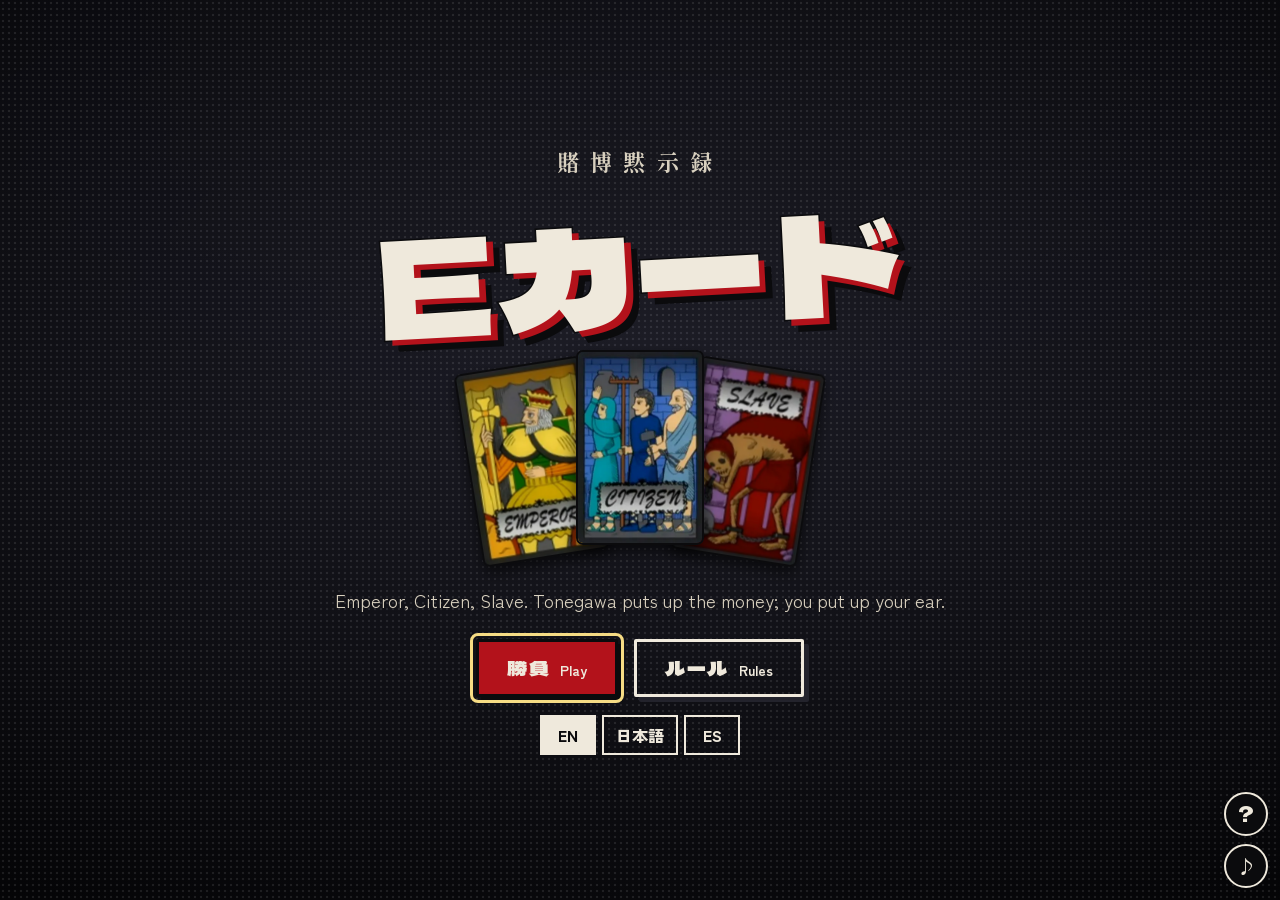
<file: index.html>
<!doctype html>
<html lang="en">
<head>
  <meta charset="utf-8">
  <meta name="viewport" content="width=device-width, initial-scale=1, viewport-fit=cover">
  <title>E-Card · 賭博黙示録</title>
  <meta name="description" content="Kaiji's E-Card: bet your ear against Tonegawa. Emperor, Citizen, Slave. In English, 日本語 and Español.">
  <meta name="theme-color" content="#0b0b0d">
  <meta property="og:type" content="website">
  <meta property="og:site_name" content="E-Card · 賭博黙示録">
  <meta property="og:title" content="Eカード · Kaiji's E-Card">
  <meta property="og:description" content="Kaiji's E-Card: bet your ear against Tonegawa. Emperor, Citizen, Slave. In English, 日本語 and Español.">
  <meta property="og:url" content="https://kenserikawa.github.io/ecard/">
  <meta property="og:image" content="https://kenserikawa.github.io/ecard/assets/og.jpg">
  <meta property="og:image:type" content="image/jpeg">
  <meta property="og:image:width" content="1200">
  <meta property="og:image:height" content="630">
  <meta property="og:image:alt" content="The Emperor and Slave cards from Kaiji face off around the title Eカード: bet your ear against Tonegawa.">
  <meta property="og:locale" content="en_US">
  <meta property="og:locale:alternate" content="ja_JP">
  <meta property="og:locale:alternate" content="es_ES">
  <meta name="twitter:card" content="summary_large_image">
  <link rel="icon" href="assets/cards/back.svg" type="image/svg+xml">
  <link rel="preconnect" href="https://fonts.googleapis.com">
  <link rel="preconnect" href="https://fonts.gstatic.com" crossorigin>
  <link rel="stylesheet" href="https://fonts.googleapis.com/css2?family=Dela+Gothic+One&family=Shippori+Mincho+B1:wght@500;800&family=Zen+Kaku+Gothic+New:wght@500;700;900&display=swap">
  <link rel="stylesheet" href="css/main.css">
  <script type="module" src="js/ui/app.js"></script>
</head>
<body>
  <svg class="defs" width="0" height="0" aria-hidden="true" focusable="false">
    <filter id="gunya" x="-10%" y="-10%" width="120%" height="120%">
      <feTurbulence id="gunya-noise" type="fractalNoise" baseFrequency="0.008 0.03" numOctaves="2" seed="7" result="noise"/>
      <feDisplacementMap id="gunya-map" in="SourceGraphic" in2="noise" scale="0" xChannelSelector="R" yChannelSelector="G"/>
    </filter>
  </svg>

  <div id="stage" class="stage" hidden>
    <header class="topbar">
      <div class="topbar__group">
        <span class="topbar__game" id="hud-game">第1戦</span>
        <span class="topbar__of">/ 12</span>
        <span class="side-badge" id="hud-side" data-side="emperor">皇帝側</span>
      </div>
      <div class="topbar__group">
        <span class="topbar__label">賭け</span><span class="topbar__value" id="hud-bet">—</span>
        <span class="topbar__label">所持</span><span class="topbar__value topbar__value--gold" id="hud-yen">¥0</span>
        <div class="lang-wrap">
          <button class="lang" id="lang" type="button" aria-controls="lang-menu" aria-expanded="false">EN</button>
          <div class="lang-menu" id="lang-menu" hidden></div>
        </div>
      </div>
    </header>

    <div class="arena">
      <aside class="arena__left">
        <button class="device" id="device" type="button" aria-label="Ear device: needle at 0 millimeters">
          <span class="device__ear" aria-hidden="true">耳</span>
          <span class="device__tube" aria-hidden="true">
            <span class="device__needle"></span>
            <span class="device__ghost"></span>
            <span class="device__tick" style="--at: 10"><i>10</i></span>
            <span class="device__tick" style="--at: 20"><i>20</i></span>
            <span class="device__mark device__mark--eardrum"><b>鼓膜</b></span>
            <span class="device__mark device__mark--canals"><b>三半規管</b></span>
          </span>
          <span class="device__value" id="device-value">0mm</span>
        </button>
      </aside>

      <main class="arena__center">
        <section class="opponent" aria-label="Tonegawa" data-i18n-attr="aria-label=ui.static.opponent">
          <div class="portrait" id="portrait">
            <img src="assets/portraits/tonegawa.webp" alt="Yukio Tonegawa" width="360" height="446">
          </div>
          <div class="bubble" id="bubble" role="status" aria-live="polite" hidden></div>
          <div class="opp-hand" id="opp-hand" aria-label="Tonegawa's cards" data-i18n-attr="aria-label=ui.static.oppHand"></div>
        </section>

        <section class="table" id="table" aria-label="Table" data-i18n-attr="aria-label=ui.static.table">
          <div class="table__meta">
            <span class="turn-label" id="hud-turn">1ターン目</span>
            <span class="order" id="order">先 · Kaiji</span>
          </div>
          <div class="slot slot--tonegawa" id="slot-tonegawa" aria-label="Tonegawa's card" data-i18n-attr="aria-label=ui.static.slotTonegawa"></div>
          <div class="slot slot--kaiji" id="slot-kaiji" aria-label="Your card" data-i18n-attr="aria-label=ui.static.slotKaiji"></div>
          <div class="verdict" id="verdict" aria-live="assertive"></div>
          <div class="timer" id="timer" hidden><span class="timer__bar"></span><span class="timer__text"></span></div>
        </section>

        <section class="player" aria-label="Your hand" data-i18n-attr="aria-label=ui.static.player">
          <div class="hand" id="hand"></div>
          <div class="controls">
            <button class="btn btn--play" id="play" type="button" disabled>出す <small data-i18n="ui.play">Play</small></button>
          </div>
        </section>
      </main>

      <aside class="arena__right">
        <button class="watch" id="watch" type="button" aria-label="Tonegawa's watch" data-i18n-attr="aria-label=ui.static.watch">
          <svg viewBox="0 0 100 100" aria-hidden="true">
            <circle cx="50" cy="50" r="46" class="watch__case"/>
            <circle cx="50" cy="50" r="38" class="watch__face"/>
            <g class="watch__ticks">
              <path d="M50 16v8M50 76v8M16 50h8M76 50h8"/>
            </g>
            <path class="watch__hand watch__hand--h" d="M50 50V30"/>
            <path class="watch__hand watch__hand--s" d="M50 54V18"/>
            <circle cx="50" cy="50" r="3" class="watch__pin"/>
          </svg>
          <span class="watch__label">時計</span>
        </button>
        <div class="monitor" id="monitor" hidden>
          <canvas class="monitor__canvas" id="ecg" width="320" height="120" aria-hidden="true"></canvas>
          <div class="monitor__bpm"><span id="bpm">72</span> <small>BPM</small></div>
        </div>
        <fieldset class="pulse" id="pulse" hidden>
          <legend data-i18n="ui.static.pulse">脈拍 · Fake your pulse</legend>
          <label><input type="radio" name="pulse" value="natural" checked><span data-i18n="ui.static.natural">自然 Natural</span></label>
          <label><input type="radio" name="pulse" value="fakeCalm"><span data-i18n="ui.static.calm">平静 Calm</span></label>
          <label><input type="radio" name="pulse" value="fakePanic"><span data-i18n="ui.static.panic">動揺 Panic</span></label>
        </fieldset>
      </aside>
    </div>
  </div>

  <div class="fx" id="fx" aria-hidden="true">
    <div class="fx__flash"></div>
    <div class="fx__lines"></div>
  </div>
  <div class="zawa-layer" id="zawa" aria-hidden="true"></div>
  <div class="narration" id="narration" role="status" aria-live="polite"></div>
  <div class="overlay" id="overlay" hidden></div>
  <dialog class="rules-dialog" id="rules" aria-label="Rules" data-i18n-attr="aria-label=ui.static.rules"></dialog>
  <button class="help" id="help" type="button" aria-label="Rules" data-i18n-attr="aria-label=ui.static.rules">?</button>
  <button class="sound" id="sound" type="button" aria-pressed="true" aria-label="Sound" data-i18n-attr="aria-label=ui.static.sound">♪</button>

  <noscript><p class="noscript">E-Card needs JavaScript. · JavaScriptが必要です。 · E-Card necesita JavaScript.</p></noscript>
</body>
</html>
</file>
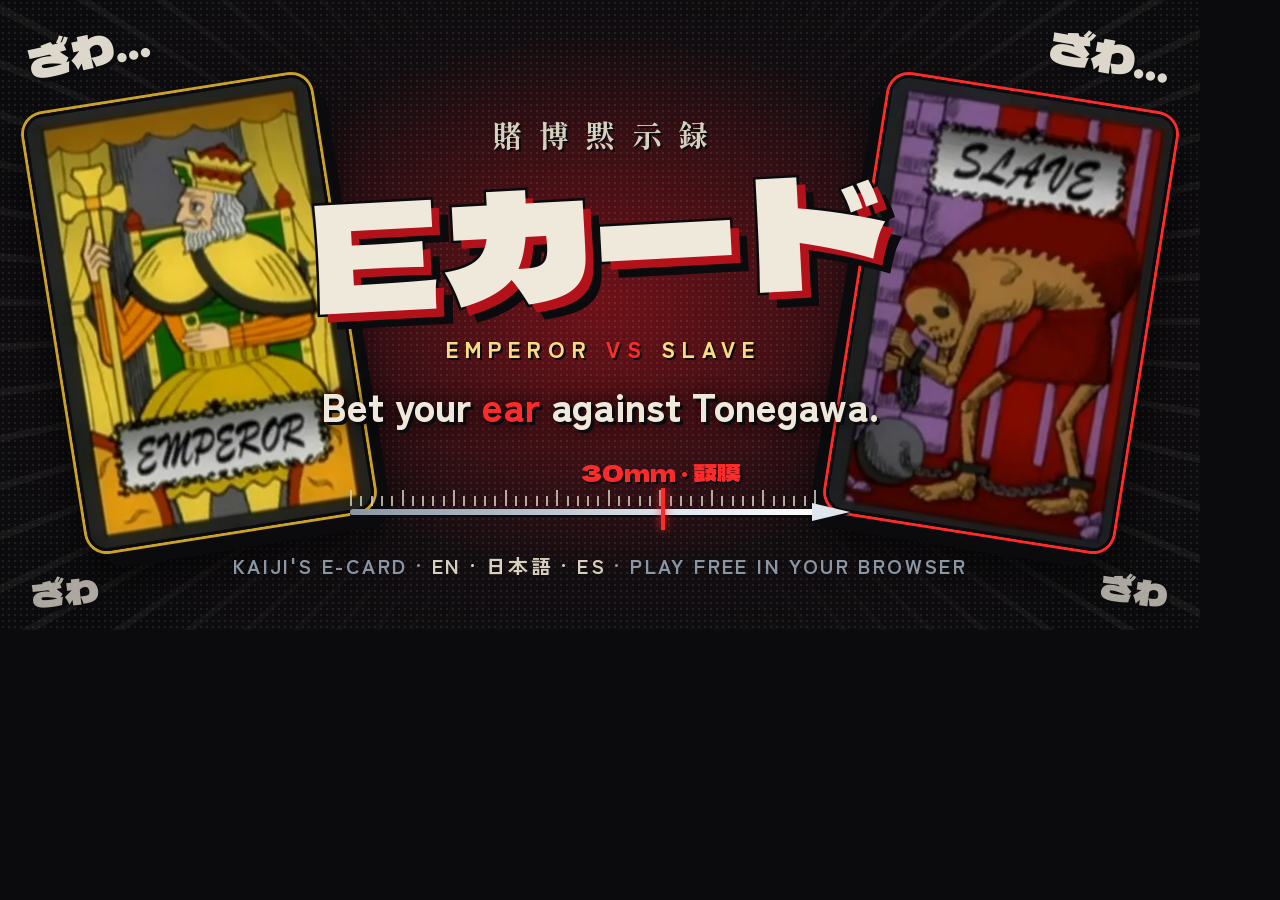
<file: tools/og.html>
<!doctype html>
<!--
  Social preview (Open Graph / Twitter card), 1200×630.
  Regenerate from the repo root (headless Chrome's viewport is shorter than its window,
  so render taller and crop):
    google-chrome --headless=new --hide-scrollbars --force-device-scale-factor=1 \
      --window-size=1200,800 --virtual-time-budget=8000 \
      --screenshot=/tmp/og-raw.png "file://$PWD/tools/og.html"
    convert /tmp/og-raw.png -crop 1200x630+0+0 +repage -strip \
      -sampling-factor 4:4:4 -quality 85 -interlace JPEG assets/og.jpg
-->
<html lang="en">
<head>
  <meta charset="utf-8">
  <title>E-Card · social preview</title>
  <link rel="preconnect" href="https://fonts.googleapis.com">
  <link rel="preconnect" href="https://fonts.gstatic.com" crossorigin>
  <link rel="stylesheet" href="https://fonts.googleapis.com/css2?family=Dela+Gothic+One&family=Shippori+Mincho+B1:wght@800&family=Zen+Kaku+Gothic+New:wght@700;900&display=block">
  <style>
    :root {
      --ink: #0b0b0d;
      --paper: #efe9dc;
      --paper-2: #d8d0bf;
      --blood: #b3121b;
      --blood-hot: #ff2a2a;
      --gold: #c9a227;
      --gold-hi: #f6dc84;
      --steel: #8a96a3;
      --steel-hi: #dfe6ee;
      --font-display: 'Dela Gothic One', sans-serif;
      --font-mincho: 'Shippori Mincho B1', serif;
      --font-ui: 'Zen Kaku Gothic New', sans-serif;
    }
    * { box-sizing: border-box; }
    html, body { margin: 0; width: 1200px; height: 630px; overflow: hidden; background: var(--ink); }
    body { font-family: var(--font-ui); color: var(--paper); }

    .og { position: relative; width: 1200px; height: 630px; overflow: hidden; isolation: isolate;
      background:
        radial-gradient(ellipse 46% 62% at 50% 48%, rgb(179 18 27 / .55), transparent 70%),
        radial-gradient(ellipse 80% 90% at 50% 50%, #1b1014, var(--ink) 75%); }
    /* 集中線: speed lines converging on the title */
    .og::before { content: ''; position: absolute; inset: -40%; z-index: -1; opacity: .5;
      background: repeating-conic-gradient(from 0deg at 50% 50%, rgb(239 233 220 / .10) 0 .7deg, transparent .7deg 4.3deg);
      -webkit-mask: radial-gradient(circle at 50% 50%, transparent 0 22%, #000 48%);
              mask: radial-gradient(circle at 50% 50%, transparent 0 22%, #000 48%); }
    /* screentone */
    .og::after { content: ''; position: absolute; inset: 0; z-index: -1;
      background: radial-gradient(circle at center, rgb(255 255 255 / .08) 0 1.1px, transparent 1.6px) 0 0 / 6px 6px; }

    .card { position: absolute; top: 92px; width: 290px; height: calc(290px * 500 / 328);
      border-radius: 20px; border: 3px solid var(--ink); object-fit: cover;
      box-shadow: 0 0 0 3px var(--gold), 14px 18px 0 var(--ink), 0 24px 50px rgb(0 0 0 / .8); }
    .card--emperor { left: 54px; transform: rotate(-9deg); }
    .card--slave { right: 54px; transform: rotate(9deg); box-shadow: 0 0 0 3px var(--blood-hot), -14px 18px 0 var(--ink), 0 24px 50px rgb(0 0 0 / .8); }

    .center { position: absolute; left: 50%; top: 0; bottom: 0; width: 640px; transform: translateX(-50%);
      display: flex; flex-direction: column; align-items: center; text-align: center; z-index: 2; }
    .kicker { margin: 112px 0 0; font-family: var(--font-mincho); font-weight: 800; font-size: 30px;
      letter-spacing: .55em; padding-left: .55em; color: var(--paper-2);
      text-shadow: 2px 2px 0 var(--ink); }
    .logo { margin: 4px 0 0; font-family: var(--font-display); font-weight: 400; font-size: 150px; line-height: 1;
      color: var(--paper); -webkit-text-stroke: 5px var(--ink); paint-order: stroke fill;
      text-shadow: 8px 8px 0 var(--blood), 16px 16px 0 var(--ink); transform: rotate(-3deg); white-space: nowrap; }
    .vs { margin: 22px 0 0; font-family: var(--font-ui); font-weight: 900; font-size: 22px; letter-spacing: .32em;
      padding-left: .32em; color: var(--gold-hi); text-shadow: 2px 2px 0 var(--ink); }
    .vs b { color: var(--blood-hot); font-weight: 900; }
    .tag { margin: 18px 0 0; font-weight: 900; font-size: 40px; line-height: 1.15; color: var(--paper);
      text-shadow: 3px 3px 0 var(--ink), 0 0 18px rgb(0 0 0 / .9); }
    .tag em { font-style: normal; color: var(--blood-hot); }

    /* The needle, millimetre by millimetre */
    .needle { position: absolute; left: 50%; bottom: 104px; width: 500px; height: 30px; transform: translateX(-50%); z-index: 2; }
    .needle__shaft { position: absolute; left: 0; right: 34px; top: 13px; height: 6px; border-radius: 3px;
      background: linear-gradient(90deg, var(--steel), var(--steel-hi) 70%, #fff); box-shadow: 0 2px 0 var(--ink); }
    .needle__tip { position: absolute; right: 0; top: 7px; width: 0; height: 0;
      border-left: 38px solid var(--steel-hi); border-top: 9px solid transparent; border-bottom: 9px solid transparent;
      filter: drop-shadow(0 2px 0 var(--ink)); }
    .needle__ticks { position: absolute; left: 0; right: 34px; top: 0; height: 10px; opacity: .8;
      background: repeating-linear-gradient(90deg, var(--paper-2) 0 2px, transparent 2px calc((100% - 2px) / 45)); }
    .needle__ticks::after { content: ''; position: absolute; left: 0; right: 0; top: -6px; height: 6px;
      background: repeating-linear-gradient(90deg, var(--paper-2) 0 2px, transparent 2px calc((100% - 2px) / 9)); }
    .needle__mark { position: absolute; top: -8px; width: 4px; height: 42px; background: var(--blood-hot);
      box-shadow: 0 0 10px var(--blood-hot); left: calc(30 / 45 * (100% - 34px)); }
    .needle__label { position: absolute; top: -42px; font-family: var(--font-display); font-size: 24px; color: var(--blood-hot);
      text-shadow: 2px 2px 0 var(--ink); transform: translateX(-50%); left: calc(30 / 45 * (100% - 34px)); white-space: nowrap; }

    .foot { position: absolute; left: 0; right: 0; bottom: 30px; text-align: center; z-index: 2;
      font-weight: 700; font-size: 20px; letter-spacing: .12em; color: var(--steel); }
    .foot span { color: var(--paper-2); }

    .zawa { position: absolute; font-family: var(--font-display); font-size: 44px; color: var(--paper);
      -webkit-text-stroke: 2px var(--ink); paint-order: stroke fill; text-shadow: 4px 4px 0 var(--ink); z-index: 3; opacity: .92; }
    .zawa--1 { left: 26px; top: 18px; transform: rotate(-12deg); }
    .zawa--2 { right: 28px; top: 22px; transform: rotate(10deg); }
    .zawa--3 { left: 30px; bottom: 14px; transform: rotate(-6deg); font-size: 34px; opacity: .7; }
    .zawa--4 { right: 32px; bottom: 16px; transform: rotate(8deg); font-size: 34px; opacity: .7; }
  </style>
</head>
<body>
  <div class="og">
    <img class="card card--emperor" src="../assets/cards/emperor.webp" alt="">
    <img class="card card--slave" src="../assets/cards/slave.webp" alt="">

    <div class="center">
      <p class="kicker">賭博黙示録</p>
      <h1 class="logo">Eカード</h1>
      <p class="vs">EMPEROR <b>VS</b> SLAVE</p>
      <p class="tag">Bet your <em>ear</em> against Tonegawa.</p>
    </div>

    <div class="needle" aria-hidden="true">
      <div class="needle__ticks"></div>
      <div class="needle__shaft"></div>
      <div class="needle__tip"></div>
      <div class="needle__mark"></div>
      <div class="needle__label">30mm · 鼓膜</div>
    </div>

    <p class="foot">KAIJI'S E-CARD · <span>EN · 日本語 · ES</span> · PLAY FREE IN YOUR BROWSER</p>

    <span class="zawa zawa--1">ざわ…</span>
    <span class="zawa zawa--2">ざわ…</span>
    <span class="zawa zawa--3">ざわ</span>
    <span class="zawa zawa--4">ざわ</span>
  </div>
</body>
</html>
</file>
<file: css/main.css>
/* ==========================================================================
   E-Card · 賭博黙示録 — tinta, trama y sangre
   ========================================================================== */

:root {
  --ink: #0b0b0d;
  --ink-2: #16161c;
  --ink-3: #23232c;
  --paper: #efe9dc;
  --paper-2: #d8d0bf;
  --blood: #b3121b;
  --blood-hot: #ff2a2a;
  --gold: #c9a227;
  --gold-hi: #f6dc84;
  --steel: #8a96a3;
  --steel-hi: #dfe6ee;
  --phosphor: #5cff8a;
  --indigo: #141836;

  --font-display: 'Dela Gothic One', 'Zen Kaku Gothic New', system-ui, sans-serif;
  --font-mincho: 'Shippori Mincho B1', 'Hiragino Mincho ProN', 'Yu Mincho', serif;
  --font-ui: 'Zen Kaku Gothic New', 'Hiragino Sans', 'Noto Sans JP', system-ui, sans-serif;

  --card-w: clamp(56px, min(9vw, 11vh), 112px);
  --portrait-w: clamp(72px, min(11vw, 17vh), 140px);
  --card-h: calc(var(--card-w) * 500 / 328);
  --radius-card: calc(var(--card-w) * 0.07);
  --gutter: 16px;

  --tone: radial-gradient(circle at center, rgb(255 255 255 / .09) 0 1.1px, transparent 1.6px) 0 0 / 6px 6px;
  --tone-dark: radial-gradient(circle at center, rgb(0 0 0 / .35) 0 1.2px, transparent 1.7px) 0 0 / 5px 5px;

  color-scheme: dark;
}

*, *::before, *::after { box-sizing: border-box; }

html, body { height: 100%; }

body {
  margin: 0;
  background:
    radial-gradient(120% 80% at 50% 0%, #1d1d26 0%, var(--ink) 60%),
    var(--ink);
  color: var(--paper);
  font-family: var(--font-ui);
  font-size: 16px;
  line-height: 1.5;
  overflow-x: hidden;
  -webkit-font-smoothing: antialiased;
}

body::before { /* trama de puntos sobre todo */
  content: '';
  position: fixed;
  inset: 0;
  background: var(--tone);
  pointer-events: none;
  z-index: 0;
}

img { display: block; max-width: 100%; }
button { font: inherit; color: inherit; }
[hidden] { display: none !important; }
.defs { position: absolute; }

:focus-visible {
  outline: 3px solid var(--gold-hi);
  outline-offset: 3px;
}

/* ---------- Botones ---------- */

.btn {
  --btn-bg: var(--paper);
  --btn-fg: var(--ink);
  display: inline-flex;
  align-items: baseline;
  justify-content: center;
  gap: .5em;
  min-height: 48px;
  padding: .55em 1.4em;
  border: 3px solid var(--ink);
  border-radius: 2px;
  background: var(--btn-bg);
  color: var(--btn-fg);
  font-family: var(--font-display);
  font-size: 1.25rem;
  letter-spacing: .06em;
  box-shadow: 5px 5px 0 var(--blood);
  cursor: pointer;
  transition: transform .12s, box-shadow .12s, filter .12s;
}
.btn small { font-family: var(--font-ui); font-weight: 700; font-size: .7em; letter-spacing: 0; }
.btn:hover:not(:disabled) { transform: translate(-2px, -2px); box-shadow: 7px 7px 0 var(--blood); }
.btn:active:not(:disabled) { transform: translate(3px, 3px); box-shadow: 2px 2px 0 var(--blood); }
.btn:disabled { filter: grayscale(1) brightness(.55); cursor: not-allowed; box-shadow: 5px 5px 0 var(--ink-3); }
.btn--ghost { --btn-bg: transparent; --btn-fg: var(--paper); border-color: var(--paper); box-shadow: 5px 5px 0 var(--ink-3); }
.btn--blood { --btn-bg: var(--blood); --btn-fg: var(--paper); box-shadow: 5px 5px 0 var(--ink); }

/* ---------- Escenario ---------- */

.stage {
  position: relative;
  z-index: 1;
  min-height: 100dvh;
  display: grid;
  grid-template-rows: auto 1fr;
}
.stage.is-shaking { animation: shake .45s cubic-bezier(.36, .07, .19, .97) both; }
.stage.is-gunya { filter: url(#gunya); }

.topbar {
  display: flex;
  flex-wrap: wrap;
  justify-content: space-between;
  align-items: center;
  gap: 8px 20px;
  padding: 10px var(--gutter);
  border-bottom: 3px solid var(--paper);
  background: linear-gradient(var(--ink), var(--ink-2));
}
.topbar__group { display: flex; align-items: baseline; gap: 10px; flex-wrap: wrap; }
.topbar__game { font-family: var(--font-display); font-size: 1.5rem; }
.topbar__of { color: var(--steel); font-weight: 700; }
.topbar__label { color: var(--steel); font-size: .8rem; font-weight: 700; }
.topbar__value { font-family: var(--font-display); font-size: 1.15rem; margin-right: 10px; }
.topbar__value--gold { color: var(--gold-hi); }

/* Selector de idioma (cabecera y título) */
.lang-wrap { position: relative; align-self: center; display: inline-block; }
.lang {
  min-width: 44px;
  height: 32px;
  padding: 0 10px;
  border: 2px solid var(--paper);
  background: var(--ink);
  color: var(--paper);
  font-weight: 900;
  font-size: .85rem;
  cursor: pointer;
}
.lang:hover, .lang[aria-expanded='true'] { background: var(--paper); color: var(--ink); }
.lang-menu {
  position: absolute;
  right: 0;
  top: calc(100% + 6px);
  z-index: 45;
  width: max-content;
  padding: 6px;
  background: var(--ink-2);
  border: 2px solid var(--paper);
  box-shadow: 5px 5px 0 var(--blood);
}
.lang-menu .lang-switch { flex-direction: column; }
.lang-switch { display: flex; flex-wrap: wrap; gap: 6px; justify-content: center; }
.lang-btn {
  white-space: nowrap;
  min-width: 56px;
  min-height: 40px;
  padding: 4px 12px;
  border: 2px solid var(--paper);
  background: transparent;
  color: var(--paper);
  font-weight: 900;
  cursor: pointer;
}
.lang-btn:hover { border-color: var(--gold-hi); }
.lang-btn[aria-pressed='true'] { background: var(--paper); color: var(--ink); }
html[lang='ja'] .btn--play small { display: none; }

.side-badge {
  align-self: center;
  padding: 2px 10px;
  font-family: var(--font-display);
  font-size: .95rem;
  border: 2px solid currentColor;
}
.side-badge[data-side='emperor'] { color: var(--gold-hi); background: rgb(201 162 39 / .12); }
.side-badge[data-side='slave'] { color: #ff6b6b; background: rgb(179 18 27 / .18); }

.arena {
  display: grid;
  grid-template-columns: 112px minmax(0, 1fr) 176px;
  gap: var(--gutter);
  padding: 10px var(--gutter) 6px;
  min-height: 0;
}
.arena__center {
  display: grid;
  grid-template-rows: auto 1fr auto;
  gap: 12px;
  min-width: 0;
}
.arena__left, .arena__right {
  display: flex;
  flex-direction: column;
  align-items: center;
  gap: 16px;
  padding-top: 8px;
}

/* ---------- Aparato del oído (medidor de aguja) ---------- */

.device {
  position: relative;
  --needle-pct: 0%;
  --ghost-start: 0%;
  --ghost-pct: 0%;
  display: grid;
  justify-items: center;
  gap: 8px;
  width: 100%;
  padding: 10px 8px 12px;
  background: linear-gradient(180deg, #2a2e36, #121418);
  border: 3px solid var(--steel);
  border-radius: 10px;
  box-shadow: inset 0 0 0 2px #000, 0 6px 0 #000;
  cursor: pointer;
}
.device:hover { border-color: var(--steel-hi); }
.device.is-pulse { animation: device-pulse .9s ease-in-out infinite; }
.device__ear {
  font-family: var(--font-display);
  font-size: 1.4rem;
  width: 42px;
  height: 42px;
  display: grid;
  place-items: center;
  border-radius: 50%;
  background: var(--paper);
  color: var(--ink);
}
.device__tube {
  position: relative;
  width: 30px;
  height: clamp(170px, 40vh, 380px);
  border: 2px solid var(--steel-hi);
  border-radius: 4px;
  background:
    repeating-linear-gradient(180deg, transparent 0 calc(100% / 9 - 1px), rgb(223 230 238 / .35) calc(100% / 9 - 1px) calc(100% / 9)),
    #07080a;
  overflow: visible;
}
.device__needle {
  position: absolute;
  inset: 0 3px auto;
  height: var(--needle-pct);
  background: linear-gradient(90deg, #6d7782, #f2f6fa 45%, #6d7782);
  clip-path: polygon(0 0, 100% 0, 100% calc(100% - 10px), 50% 100%, 0 calc(100% - 10px));
  transition: height 1.2s cubic-bezier(.6, 0, .2, 1);
}
.device__ghost {
  position: absolute;
  left: 3px;
  right: 3px;
  top: var(--ghost-start);
  height: var(--ghost-pct);
  background: repeating-linear-gradient(180deg, rgb(255 42 42 / .7) 0 4px, rgb(255 42 42 / .25) 4px 8px);
  transition: height .2s, top .2s;
}
.device__mark {
  position: absolute;
  left: -8px;
  right: -8px;
  height: 3px;
  background: var(--blood-hot);
}
.device__mark b {
  position: absolute;
  left: calc(100% + 4px);
  top: 50%;
  transform: translateY(-50%);
  writing-mode: vertical-rl;
  font-family: var(--font-display);
  font-weight: 400;
  font-size: .7rem;
  color: var(--blood-hot);
  white-space: nowrap;
}
.device__mark--eardrum { top: calc(30 / 45 * 100%); }
.device__tick {
  position: absolute;
  left: -7px;
  top: calc(var(--at) / 45 * 100%);
  width: 7px;
  height: 2px;
  background: var(--steel-hi);
}
.device__tick i {
  position: absolute;
  right: calc(100% + 3px);
  top: 50%;
  transform: translateY(-50%);
  font-style: normal;
  font-family: var(--font-display);
  font-size: .65rem;
  color: var(--steel);
}
.needle-pop {
  position: absolute;
  inset-inline: 0;
  bottom: 44px;
  text-align: center;
  font-family: var(--font-display);
  font-size: 1.5rem;
  color: var(--blood-hot);
  -webkit-text-stroke: 1px var(--ink);
  paint-order: stroke fill;
  text-shadow: 2px 2px 0 var(--ink);
  white-space: nowrap;
  pointer-events: none;
  z-index: 3;
  animation: needle-pop 1.8s ease-out both;
}
.device__mark--canals { top: calc(100% - 3px); background: var(--paper); }
.device__mark--canals b { color: var(--paper); }
.device__value {
  font-family: var(--font-display);
  font-size: 1.3rem;
  color: var(--paper);
}
.device[data-danger='true'] .device__value { color: var(--blood-hot); }

/* ---------- Tonegawa ---------- */

.opponent {
  position: relative;
  display: grid;
  grid-template-columns: auto minmax(0, 1fr);
  align-items: end;
  gap: 14px;
}
.portrait {
  position: relative;
  width: var(--portrait-w);
  aspect-ratio: 360 / 446;
  border: 4px solid var(--paper);
  box-shadow: 6px 6px 0 var(--blood);
  overflow: hidden;
  background: var(--ink);
}
.portrait img {
  width: 100%;
  height: 100%;
  object-fit: cover;
  filter: grayscale(1) contrast(1.55) brightness(.92);
  transition: filter .3s;
}
.portrait::before { /* sombra de ojos (影) */
  content: '';
  position: absolute;
  inset: 0;
  background: linear-gradient(180deg, transparent 18%, rgb(0 0 0 / .85) 30%, rgb(0 0 0 / .85) 40%, transparent 52%);
  opacity: 0;
  transition: opacity .4s;
  z-index: 1;
}
.portrait::after { /* trama sobre el retrato */
  content: '';
  position: absolute;
  inset: 0;
  background: var(--tone-dark);
  mix-blend-mode: multiply;
  z-index: 2;
}
.portrait.is-menace::before { opacity: 1; }
.portrait.is-hurt img { filter: grayscale(1) contrast(1.7) brightness(.9) sepia(1) hue-rotate(-40deg) saturate(4); }
.portrait.is-hurt { animation: shake .4s both; }

.bubble {
  position: absolute;
  left: calc(var(--portrait-w) + 26px);
  top: 0;
  max-width: min(420px, 100% - var(--portrait-w) - 30px);
  padding: 10px 16px;
  background: var(--paper);
  color: var(--ink);
  border: 3px solid var(--ink);
  border-radius: 22px;
  box-shadow: 4px 4px 0 var(--ink);
  font-family: var(--font-mincho);
  z-index: 5;
  animation: pop .25s cubic-bezier(.2, 1.6, .4, 1) both;
}
.bubble::before {
  content: '';
  position: absolute;
  left: -16px;
  top: 18px;
  border: 9px solid transparent;
  border-right: 14px solid var(--ink);
}
.bubble .jp { display: block; font-weight: 800; font-size: 1.15rem; line-height: 1.3; }
.bubble .es { display: block; font-family: var(--font-ui); font-weight: 500; font-size: .9rem; }

.opp-hand {
  display: flex;
  justify-content: flex-end;
  padding-right: 6px;
  min-height: calc(var(--card-h) * .62);
}
.opp-hand .card {
  --card-w: clamp(40px, 6vw, 72px);
  margin-left: calc(var(--card-w) * -.45);
  transform: rotate(var(--rot, 0deg));
  transform-origin: 50% 0;
  pointer-events: none;
}

/* ---------- Mesa ---------- */

.table {
  position: relative;
  display: grid;
  grid-template-columns: 1fr auto 1fr;
  grid-template-rows: auto 1fr auto;
  grid-template-areas:
    'meta meta meta'
    'slot-t verdict slot-k'
    'timer timer timer';
  align-items: center;
  justify-items: center;
  gap: 8px 14px;
  min-height: calc(var(--card-h) + 84px);
  padding: 10px 14px 12px;
  border: 3px solid var(--paper);
  background:
    radial-gradient(60% 75% at 50% 40%, rgb(255 236 200 / .16), transparent 70%),
    repeating-linear-gradient(92deg, #2b1a10 0 6px, #24160d 6px 11px, #2f1d12 11px 19px);
  box-shadow: inset 0 0 60px rgb(0 0 0 / .85), 0 8px 0 #000;
}
.table__meta {
  grid-area: meta;
  display: flex;
  gap: 14px;
  align-items: baseline;
  justify-self: stretch;
  justify-content: space-between;
}
.turn-label { font-family: var(--font-display); font-size: 1.1rem; }
.order {
  font-family: var(--font-display);
  font-size: .95rem;
  padding: 2px 10px;
  background: var(--paper);
  color: var(--ink);
}
.slot {
  position: relative;
  width: calc(var(--card-w) + 14px);
  height: calc(var(--card-h) + 14px);
  display: grid;
  place-items: center;
  border: 2px dashed rgb(239 233 220 / .35);
  border-radius: calc(var(--radius-card) + 4px);
}
.slot--tonegawa { grid-area: slot-t; justify-self: end; }
.slot--kaiji { grid-area: slot-k; justify-self: start; }
.slot::after {
  position: absolute;
  bottom: -22px;
  font-family: var(--font-display);
  font-size: .8rem;
  color: var(--steel);
}
.slot--tonegawa::after { content: '利根川'; }
.slot--kaiji::after { content: 'カイジ'; }
.slot .card { animation: slide-in .35s cubic-bezier(.2, .9, .3, 1.2) both; }
.slot--tonegawa .card { --from: translateY(-120%) rotate(-10deg); }
.slot--kaiji .card { --from: translateY(120%) rotate(10deg); }

.verdict {
  grid-area: verdict;
  min-width: 3.5em;
  text-align: center;
  font-family: var(--font-display);
  font-size: clamp(1.6rem, 4vw, 3rem);
  line-height: 1;
  color: var(--paper);
  text-shadow: 3px 3px 0 var(--ink), -1px -1px 0 var(--ink);
}
.verdict:empty::before { content: 'VS'; font-size: .55em; color: var(--steel); }
.verdict.is-win { color: var(--gold-hi); animation: pop .4s cubic-bezier(.2, 1.6, .4, 1) both; }
.verdict.is-lose { color: var(--blood-hot); animation: pop .4s cubic-bezier(.2, 1.6, .4, 1) both; }
.verdict.is-draw { color: var(--paper); animation: pop .3s both; }

.timer {
  grid-area: timer;
  position: relative;
  margin-top: 18px;
  width: min(100%, 420px);
  height: 18px;
  border: 2px solid var(--paper);
  background: #000;
}
.timer__bar {
  position: absolute;
  inset: 0 auto 0 0;
  width: 100%;
  background: var(--paper);
  transform-origin: left;
}
.timer.is-urgent .timer__bar { background: var(--blood-hot); }
.timer__text {
  position: absolute;
  inset: 0;
  display: grid;
  place-items: center;
  font-size: .75rem;
  font-weight: 900;
  color: var(--ink);
  mix-blend-mode: difference;
  filter: invert(1);
}

/* ---------- Cartas ---------- */

.card {
  position: relative;
  width: var(--card-w);
  height: calc(var(--card-w) * 500 / 328);
  padding: 0;
  border: 0;
  background: none;
  perspective: 900px;
  flex: none;
  -webkit-tap-highlight-color: transparent;
}
.card__inner {
  position: absolute;
  inset: 0;
  transform-style: preserve-3d;
  transition: transform .6s cubic-bezier(.3, 1.4, .5, 1);
}
.card.is-down .card__inner { transform: rotateY(180deg); }
.card__face {
  position: absolute;
  inset: 0;
  width: 100%;
  height: 100%;
  object-fit: cover;
  border-radius: var(--radius-card);
  border: 2px solid var(--ink);
  backface-visibility: hidden;
  -webkit-backface-visibility: hidden;
  box-shadow: 0 6px 14px rgb(0 0 0 / .6);
  user-select: none;
}
.card__face--back { transform: rotateY(180deg); }

.hand {
  display: flex;
  justify-content: center;
  align-items: flex-end;
  min-height: calc(var(--card-h) + 20px);
  padding: 18px 24px calc(var(--card-w) * .34);
}
.hand .card {
  margin: 0 calc(var(--card-w) * -.1);
  transform: rotate(var(--rot, 0deg)) translateY(var(--drop, 0px));
  transform-origin: 50% 130%;
  transition: transform .18s cubic-bezier(.3, 1.4, .5, 1), filter .18s;
  cursor: pointer;
}
.hand .card:hover:not(:disabled) { transform: rotate(var(--rot, 0deg)) translateY(calc(var(--drop, 0px) - 10px)); }
.hand .card.is-selected {
  transform: rotate(0deg) translateY(-26px) scale(1.08);
  z-index: 2;
}
.hand .card.is-selected .card__face { box-shadow: 0 0 0 3px var(--gold-hi), 0 12px 24px rgb(0 0 0 / .7); }
.hand .card:disabled { cursor: default; filter: brightness(.6) grayscale(.4); }
.hand.is-locked .card { filter: brightness(.6) grayscale(.4); }

.dokun {
  position: absolute;
  font-family: var(--font-display);
  font-size: clamp(1.2rem, 3vw, 2rem);
  color: var(--paper);
  -webkit-text-stroke: 1.5px var(--ink);
  text-shadow: 3px 3px 0 var(--blood);
  pointer-events: none;
  animation: dokun .9s ease-out both;
  z-index: 6;
}

.player {
  display: grid;
  grid-template-columns: minmax(0, 1fr) auto;
  align-items: end;
  gap: 12px;
}
.controls {
  display: flex;
  flex-direction: column;
  align-items: stretch;
  gap: 10px;
  padding-bottom: 6px;
}
.btn--play { min-width: 150px; }

/* Selector de pulso: en la columna derecha, bajo el monitor (fuera de la columna central). */
.pulse {
  display: flex;
  flex-direction: column;
  gap: 5px;
  width: 100%;
  min-width: 0;
  margin: 0;
  padding: 4px 8px 8px;
  border: 2px solid var(--phosphor);
  background: rgb(92 255 138 / .06);
}
.pulse legend {
  padding: 0 6px;
  font-size: .75rem;
  font-weight: 900;
  color: var(--phosphor);
  white-space: nowrap;
}
.pulse label { position: relative; min-width: 0; cursor: pointer; }
.pulse input { position: absolute; opacity: 0; inset: 0; cursor: pointer; }
.pulse span {
  display: block;
  padding: 4px 8px;
  border: 2px solid rgb(92 255 138 / .4);
  font-size: .8rem;
  font-weight: 700;
  white-space: nowrap;
  color: var(--paper);
}
.pulse input:checked + span { background: var(--phosphor); color: var(--ink); border-color: var(--phosphor); }
.pulse input:focus-visible + span { outline: 3px solid var(--gold-hi); outline-offset: 2px; }

/* ---------- Reloj de Tonegawa ---------- */

.watch {
  display: grid;
  justify-items: center;
  gap: 4px;
  width: 112px;
  padding: 8px;
  background: none;
  border: 2px solid transparent;
  border-radius: 12px;
  cursor: pointer;
}
.watch:hover { border-color: var(--gold); }
.watch svg { width: 88px; height: 88px; overflow: visible; }
.watch__case { fill: #111; stroke: var(--gold); stroke-width: 5; }
.watch__face { fill: var(--paper); }
.watch__ticks path { stroke: var(--ink); stroke-width: 3; }
.watch__hand { stroke: var(--ink); stroke-linecap: round; transform-origin: 50px 50px; }
.watch__hand--h { stroke-width: 4; transform: rotate(-60deg); }
.watch__hand--s { stroke: var(--blood); stroke-width: 2; animation: tick 60s steps(60) infinite; }
.watch__pin { fill: var(--blood); }
.watch__label { font-family: var(--font-display); font-size: .8rem; color: var(--gold); }
.watch.is-glance svg { animation: glint .9s ease-out; }
.watch.is-glance::after {
  content: 'チラッ';
  position: absolute;
  font-family: var(--font-display);
  font-size: 1.3rem;
  color: var(--paper);
  -webkit-text-stroke: 1px var(--ink);
  text-shadow: 2px 2px 0 var(--blood);
  transform: translate(36px, -12px) rotate(12deg);
  animation: pop .3s cubic-bezier(.2, 1.6, .4, 1) both;
}
.watch { position: relative; }

/* ---------- Monitor ECG ---------- */

.monitor {
  width: 100%;
  padding: 6px;
  border: 2px solid var(--phosphor);
  background: #020a04;
  box-shadow: 0 0 18px rgb(92 255 138 / .25), inset 0 0 20px rgb(0 0 0 / .9);
  animation: pop .4s both;
}
.monitor__canvas { width: 100%; height: auto; display: block; }
.monitor__bpm {
  text-align: right;
  font-family: var(--font-display);
  font-size: 1.4rem;
  color: var(--phosphor);
  text-shadow: 0 0 8px rgb(92 255 138 / .7);
}
.monitor__bpm small { font-size: .6em; }

/* ---------- Efectos ---------- */

.fx { position: fixed; inset: 0; pointer-events: none; z-index: 30; }
.fx__flash { position: absolute; inset: 0; background: var(--fx-color, var(--blood)); opacity: 0; }
.fx.is-flash .fx__flash { animation: flash var(--fx-ms, .5s) ease-out; }
.fx__lines {
  position: absolute;
  inset: -20%;
  opacity: 0;
  background: repeating-conic-gradient(from 0deg, transparent 0 2.2deg, rgb(239 233 220 / .55) 2.2deg 2.8deg);
  -webkit-mask: radial-gradient(circle, transparent 22%, #000 58%);
  mask: radial-gradient(circle, transparent 22%, #000 58%);
}
.fx.is-lines .fx__lines { animation: lines .7s ease-out; }

.zawa-layer { position: fixed; inset: 0; pointer-events: none; z-index: 55; overflow: hidden; }
.zawa {
  position: absolute;
  font-family: var(--font-display);
  color: var(--paper);
  -webkit-text-stroke: 2px var(--ink);
  paint-order: stroke fill;
  text-shadow: 4px 4px 0 var(--ink);
  white-space: nowrap;
  opacity: 0;
  animation: zawa-drift var(--dur, 2.4s) ease-out forwards;
}

/* ---------- Narrador ---------- */

.narration {
  position: fixed;
  left: 50%;
  bottom: calc(var(--card-h) * .5 + 28px);
  transform: translateX(-50%);
  width: min(640px, 100% - 2 * var(--gutter));
  z-index: 40;
  pointer-events: none;
}
.caption {
  padding: 12px 18px 14px;
  background: var(--ink);
  color: var(--paper);
  border: 3px solid var(--paper);
  box-shadow: 6px 6px 0 var(--blood);
  animation: caption-in .3s ease-out both;
  pointer-events: auto;
}
.caption.is-out { animation: caption-out .25s ease-in both; }
.caption .jp { display: block; font-family: var(--font-mincho); font-weight: 800; font-size: 1.35rem; line-height: 1.35; }
.caption .es { display: block; margin-top: 4px; font-size: .95rem; color: var(--paper-2); }
.caption--kaiji { background: var(--paper); color: var(--ink); border-color: var(--ink); box-shadow: 6px 6px 0 var(--ink); border-radius: 50% / 30%; text-align: center; padding: 16px 30px; }
.caption--kaiji .es { color: #3a3a40; }

/* ---------- Superposición / pantallas ---------- */

.overlay {
  position: fixed;
  inset: 0;
  z-index: 50;
  display: grid;
  place-items: center;
  padding: var(--gutter);
  overflow-y: auto;
  background:
    var(--tone),
    radial-gradient(90% 70% at 50% 40%, rgb(30 30 40 / .92), rgb(5 5 7 / .97));
}
.screen {
  position: relative;
  width: min(760px, 100%);
  display: grid;
  gap: 18px;
  justify-items: center;
  text-align: center;
  animation: caption-in .35s ease-out both;
}
.screen h1, .screen h2 { margin: 0; font-family: var(--font-display); font-weight: 400; line-height: 1.05; }
.screen p { margin: 0; }
.screen__actions { display: flex; flex-wrap: wrap; justify-content: center; gap: 16px; margin-top: 6px; }
.screen__note { font-size: .85rem; color: var(--steel); }

/* Título */
.title__kicker { font-family: var(--font-mincho); font-weight: 800; font-size: clamp(1rem, 3vw, 1.4rem); letter-spacing: .5em; color: var(--paper-2); }
.title__logo {
  font-size: clamp(3.4rem, 15vw, 8.5rem);
  color: var(--paper);
  -webkit-text-stroke: 3px var(--ink);
  paint-order: stroke fill;
  text-shadow: 6px 6px 0 var(--blood), 12px 12px 0 var(--ink);
  transform: rotate(-3deg);
}
.title__tag { font-size: clamp(.95rem, 2.6vw, 1.15rem); max-width: 34em; color: var(--paper-2); }
.title__cards { display: flex; justify-content: center; margin: 6px 0 10px; }
.title__cards .card { --card-w: clamp(72px, 16vw, 128px); margin: 0 -10px; transform: rotate(var(--rot)); }
.title__cards .card:nth-child(2) { transform: translateY(-14px); z-index: 1; }

/* Viñeta de manga */
.panel {
  display: grid;
  grid-template-columns: minmax(110px, 38%) 1fr;
  gap: 18px;
  align-items: center;
  width: 100%;
  padding: 18px;
  background: var(--paper);
  color: var(--ink);
  border: 6px solid var(--ink);
  outline: 3px solid var(--paper);
  box-shadow: 10px 10px 0 var(--blood);
  text-align: left;
  transform: rotate(var(--tilt, -.6deg));
}
.panel__art { position: relative; border: 4px solid var(--ink); background: var(--ink); overflow: hidden; }
.panel__art img { width: 100%; height: 100%; object-fit: cover; filter: grayscale(1) contrast(1.4); }
.panel__art--color img { filter: none; }
.panel__art::after { content: ''; position: absolute; inset: 0; background: var(--tone-dark); mix-blend-mode: multiply; }
.panel__jp { font-family: var(--font-mincho); font-weight: 800; font-size: clamp(1.4rem, 4vw, 2.2rem); line-height: 1.25; }
.panel__es { margin-top: 10px; font-size: 1rem; line-height: 1.55; }
.panel ul.panel__es { text-align: left; padding-left: 1.2em; margin-bottom: 0; }
.panel ul.panel__es li + li { margin-top: 6px; }
.panel__who { display: inline-block; margin-bottom: 8px; padding: 1px 10px; background: var(--ink); color: var(--paper); font-family: var(--font-display); font-size: .85rem; }
.panel--narrator { background: var(--ink); color: var(--paper); outline-color: var(--paper); }
.panel--narrator .panel__who { background: var(--paper); color: var(--ink); }
.panel--solo { grid-template-columns: 1fr; text-align: center; }

/* Apuesta */
.bet { width: min(560px, 100%); gap: 12px; }
.bet__kanji { font-size: clamp(2.6rem, 10vw, 4.6rem); color: var(--paper); -webkit-text-stroke: 2px var(--ink); paint-order: stroke fill; text-shadow: 5px 5px 0 var(--blood); }
.bet__side { font-weight: 700; color: var(--paper-2); }
.bet__dial { display: flex; align-items: center; justify-content: center; gap: 18px; }
.bet__value { min-width: 4.2ch; font-family: var(--font-display); font-size: clamp(3rem, 13vw, 5rem); line-height: 1; color: var(--paper); }
.bet__value small { font-size: .38em; }
.bet__step { width: 56px; height: 56px; min-height: 0; padding: 0; font-size: 1.8rem; }
.bet__range { width: 100%; accent-color: var(--blood); height: 32px; }
.bet__chips { display: flex; flex-wrap: wrap; gap: 8px; justify-content: center; }
.chip {
  min-width: 56px;
  min-height: 40px;
  padding: 4px 12px;
  border: 2px solid var(--paper);
  background: transparent;
  font-weight: 900;
  cursor: pointer;
}
.chip:hover { background: var(--paper); color: var(--ink); }
.bet__preview { display: grid; gap: 4px; font-size: 1.05rem; }
.bet__preview strong { font-family: var(--font-display); font-weight: 400; color: var(--gold-hi); font-size: 1.3em; }
.bet__warn { min-height: 1.6em; font-weight: 900; color: var(--blood-hot); }
.bet__warn.is-canals { animation: blink .6s steps(2) infinite; }

/* Finales */
.ending__jp { font-size: clamp(3rem, 14vw, 7rem); color: var(--paper); -webkit-text-stroke: 3px var(--ink); paint-order: stroke fill; text-shadow: 6px 6px 0 var(--blood); }
.ending__title { font-family: var(--font-mincho); font-weight: 800; font-size: clamp(1.2rem, 4vw, 1.8rem); }
.ending__text { max-width: 36em; font-size: 1.05rem; color: var(--paper-2); }
.ending__stats { display: flex; flex-wrap: wrap; justify-content: center; gap: 10px 26px; padding: 12px 18px; border: 2px solid var(--paper); }
.ending__stats div { display: grid; }
.ending__stats dt { font-size: .75rem; color: var(--steel); font-weight: 700; }
.ending__stats dd { margin: 0; font-family: var(--font-display); font-size: 1.3rem; }
.overlay.is-whiteout { background: var(--paper); }
.overlay.is-whiteout .screen { color: var(--ink); }
.overlay.is-whiteout .ending__jp { color: var(--ink); -webkit-text-stroke: 0; text-shadow: 6px 6px 0 var(--blood); }
.overlay.is-whiteout .ending__text { color: #3a3a40; }
.overlay.is-whiteout .ending__stats { border-color: var(--ink); }
.overlay.is-whiteout .btn--ghost { --btn-fg: var(--ink); border-color: var(--ink); }
.overlay.is-whiteout .screen__note, .overlay.is-whiteout .ending__stats dt { color: #4a4a52; }
.dogeza {
  position: relative;
  width: min(520px, 100%);
  height: 120px;
  border: 4px solid var(--ink);
  background: linear-gradient(180deg, #ffb347, #ff3d1f 45%, #6a0b05);
  box-shadow: 0 0 40px #ff3d1f, 0 0 90px rgb(255 61 31 / .6);
  overflow: hidden;
}
.dogeza::before { /* calor */
  content: '';
  position: absolute;
  inset: -40% -10%;
  background: repeating-linear-gradient(90deg, rgb(255 255 255 / .0) 0 14px, rgb(255 255 255 / .25) 14px 18px);
  filter: blur(4px);
  animation: heat 1.2s linear infinite;
}
.dogeza span {
  position: absolute;
  inset: 0;
  display: grid;
  place-items: center;
  font-family: var(--font-display);
  font-size: clamp(2rem, 8vw, 3.4rem);
  color: var(--paper);
  -webkit-text-stroke: 2px var(--ink);
  paint-order: stroke fill;
  text-shadow: 4px 4px 0 var(--ink);
}

/* Reglas */
.rules { width: min(720px, 100%); text-align: left; justify-items: stretch; }
.rules h2 { text-align: center; font-size: clamp(2rem, 7vw, 3rem); }
.rules h3 { margin: 0 0 6px; font-family: var(--font-display); font-weight: 400; font-size: 1.15rem; color: var(--gold-hi); }
.rules section { padding: 14px 16px; border: 2px solid var(--paper); background: rgb(11 11 13 / .7); }
.rules ul { margin: 0; padding-left: 1.2em; }
.rules li + li { margin-top: 4px; }
.rules__triad { display: flex; justify-content: center; gap: 10px; flex-wrap: wrap; align-items: center; font-family: var(--font-display); }
.rules__triad .card { --card-w: 64px; }

.rules-dialog {
  width: min(760px, calc(100% - 2 * var(--gutter)));
  max-height: calc(100dvh - 2 * var(--gutter));
  padding: 18px;
  overflow-y: auto;
  background: var(--ink-2);
  color: var(--paper);
  border: 3px solid var(--paper);
  box-shadow: 10px 10px 0 var(--blood);
}
.rules-dialog::backdrop { background: rgb(0 0 0 / .82); }
.rules-dialog .screen { width: 100%; }

.help, .sound {
  position: fixed;
  right: 12px;
  bottom: 12px;
  z-index: 60;
  width: 44px;
  height: 44px;
  border: 2px solid var(--paper);
  border-radius: 50%;
  background: var(--ink);
  font-size: 1.2rem;
  cursor: pointer;
}
.help { bottom: 64px; font-family: var(--font-display); }
.sound[aria-pressed='false'] { text-decoration: line-through; color: var(--steel); border-color: var(--steel); }

.noscript { position: fixed; inset: 0; display: grid; place-items: center; font-family: var(--font-display); }

/* ---------- Animaciones ---------- */

@keyframes shake {
  10%, 90% { transform: translate3d(-2px, 1px, 0); }
  20%, 80% { transform: translate3d(5px, -2px, 0); }
  30%, 50%, 70% { transform: translate3d(-9px, 3px, 0); }
  40%, 60% { transform: translate3d(9px, -3px, 0); }
}
@keyframes pop { from { transform: scale(.4); opacity: 0; } to { transform: scale(1); opacity: 1; } }
@keyframes slide-in { from { transform: var(--from); opacity: 0; } to { transform: none; opacity: 1; } }
@keyframes flash { 0% { opacity: .85; } 100% { opacity: 0; } }
@keyframes lines { 0% { opacity: 0; transform: scale(1.3) rotate(0deg); } 25% { opacity: 1; } 100% { opacity: 0; transform: scale(1) rotate(8deg); } }
@keyframes zawa-drift {
  0% { opacity: 0; transform: translate(0, 10px) rotate(var(--rot)) scale(.8); }
  15% { opacity: 1; }
  80% { opacity: .9; }
  100% { opacity: 0; transform: translate(var(--dx), var(--dy)) rotate(var(--rot)) scale(1.05); }
}
@keyframes caption-in { from { opacity: 0; transform: translateY(-10px); } to { opacity: 1; transform: none; } }
@keyframes caption-out { to { opacity: 0; transform: translateY(-6px); } }
@keyframes tick { to { transform: rotate(360deg); } }
@keyframes glint { 0% { filter: none; } 30% { filter: drop-shadow(0 0 12px var(--gold-hi)) brightness(1.5); } 100% { filter: none; } }
@keyframes device-pulse { 50% { box-shadow: inset 0 0 0 2px #000, 0 6px 0 #000, 0 0 22px var(--phosphor); } }
@keyframes dokun { 0% { opacity: 0; transform: scale(.6); } 25% { opacity: 1; transform: scale(1.15); } 100% { opacity: 0; transform: scale(1) translateY(-18px); } }
@keyframes blink { 50% { opacity: .35; } }
@keyframes needle-pop {
  0% { opacity: 0; transform: translateY(10px) scale(.6); }
  15% { opacity: 1; transform: translateY(0) scale(1.2); }
  75% { opacity: 1; transform: translateY(-6px) scale(1); }
  100% { opacity: 0; transform: translateY(-22px) scale(1); }
}
@keyframes heat { to { transform: translateX(36px); } }

/* ---------- Responsive ---------- */

@media (min-width: 761px) and (max-width: 1000px) {
  :root { --card-w: clamp(52px, min(8vw, 8.5vh), 96px); }
  .player { grid-template-columns: 1fr; }
  .controls { flex-direction: row; flex-wrap: wrap; justify-content: center; align-items: center; }
}

@media (max-width: 760px) {
  .arena {
    grid-template-columns: minmax(0, 1fr);
    grid-template-areas: 'left' 'right' 'center';
    gap: 10px;
  }
  .arena__left { grid-area: left; padding-top: 0; }
  .arena__center { grid-area: center; }
  .arena__right { grid-area: right; flex-direction: row; flex-wrap: wrap; justify-content: center; align-items: stretch; gap: 8px 16px; padding-top: 0; }
  .player { grid-template-columns: 1fr; }
  /* 出す siempre a mano: la barra de controles se pega al borde inferior de la pantalla. */
  .controls {
    position: sticky;
    bottom: 0;
    z-index: 3;
    flex-direction: row;
    flex-wrap: wrap;
    justify-content: center;
    align-items: center;
    margin-inline: calc(-1 * var(--gutter));
    padding: 6px var(--gutter) calc(6px + env(safe-area-inset-bottom, 0px));
    background: var(--ink);
  }
  /* Pulso en su propia fila, a todo el ancho, con las tres opciones en una línea. */
  .pulse { flex: 1 0 100%; flex-direction: row; flex-wrap: nowrap; gap: 6px; padding: 2px 8px 8px; }
  .pulse label { flex: 1 1 0; }
  .pulse span { padding: 6px 4px; text-align: center; }

  .device {
    grid-template-columns: auto 1fr auto;
    align-items: center;
    padding: 8px 12px 18px;
  }
  .device__tick { top: auto; bottom: -7px; left: calc(var(--at) / 45 * 100%); width: 2px; height: 7px; }
  .device__tick i { right: auto; left: 50%; top: calc(100% + 1px); transform: translateX(-50%); font-size: .6rem; }
  .needle-pop { bottom: -12px; inset-inline: auto 10px; font-size: 1.1rem; }
  .device__ear { width: 34px; height: 34px; font-size: 1.1rem; }
  .device__tube {
    width: 100%;
    height: 22px;
    background:
      repeating-linear-gradient(90deg, transparent 0 calc(100% / 9 - 1px), rgb(223 230 238 / .35) calc(100% / 9 - 1px) calc(100% / 9)),
      #07080a;
  }
  .device__needle {
    inset: 3px auto 3px 0;
    height: auto;
    width: var(--needle-pct);
    clip-path: polygon(0 0, calc(100% - 10px) 0, 100% 50%, calc(100% - 10px) 100%, 0 100%);
    background: linear-gradient(180deg, #6d7782, #f2f6fa 45%, #6d7782);
    transition: width 1.2s cubic-bezier(.6, 0, .2, 1);
  }
  .device__ghost {
    top: 3px;
    bottom: 3px;
    left: var(--ghost-start);
    right: auto;
    height: auto;
    width: var(--ghost-pct);
    background: repeating-linear-gradient(90deg, rgb(255 42 42 / .7) 0 4px, rgb(255 42 42 / .25) 4px 8px);
  }
  .device__mark { top: -6px; bottom: -6px; left: auto; right: auto; width: 3px; height: auto; }
  .device__mark b { left: 50%; top: auto; bottom: calc(100% + 1px); transform: translateX(-50%); writing-mode: horizontal-tb; font-size: .6rem; }
  .device__mark--eardrum { left: calc(30 / 45 * 100%); top: -6px; }
  .device__mark--canals { left: calc(100% - 3px); top: -6px; }
  .device__value { font-size: 1.05rem; min-width: 3.6ch; }

  .watch { width: auto; grid-auto-flow: column; align-items: center; padding: 4px 8px; }
  .watch svg { width: 52px; height: 52px; }
  .monitor { width: auto; flex: 1; max-width: 260px; display: grid; grid-template-columns: 1fr auto; align-items: center; gap: 6px; }
  .monitor__canvas { height: 48px; }
  .monitor__bpm { font-size: 1.1rem; }
  .bubble { left: calc(var(--portrait-w) + 22px); max-width: calc(100% - var(--portrait-w) - 26px); }
  .narration { bottom: calc(var(--card-h) * .4 + 64px); }
}

@media (max-width: 520px) {
  :root { --card-w: clamp(54px, 15.5vw, 76px); --gutter: 12px; }
  .topbar { position: relative; padding: 8px var(--gutter); }
  .lang-wrap { position: absolute; top: 8px; right: var(--gutter); }
  .topbar__group:first-child { padding-right: 52px; }
  .topbar__game { font-size: 1.2rem; }
  .table { min-height: calc(var(--card-h) + 96px); padding: 8px 8px 10px; }
  .hand { padding: 22px 8px 0; }
  .player { row-gap: 22px; } /* las cartas abiertas en abanico no quedan bajo la barra opaca de 出す */
  .panel { grid-template-columns: 1fr; text-align: center; }
  .panel__art { max-width: 200px; margin: 0 auto; }
  .btn { font-size: 1.1rem; }
}

@media (prefers-reduced-motion: reduce) {
  *, *::before, *::after {
    animation-duration: .01ms !important;
    animation-iteration-count: 1 !important;
    transition-duration: .01ms !important;
  }
  .zawa { opacity: .85; animation: none !important; transform: rotate(var(--rot)); }
  .stage.is-gunya { filter: none; }
}
</file>
